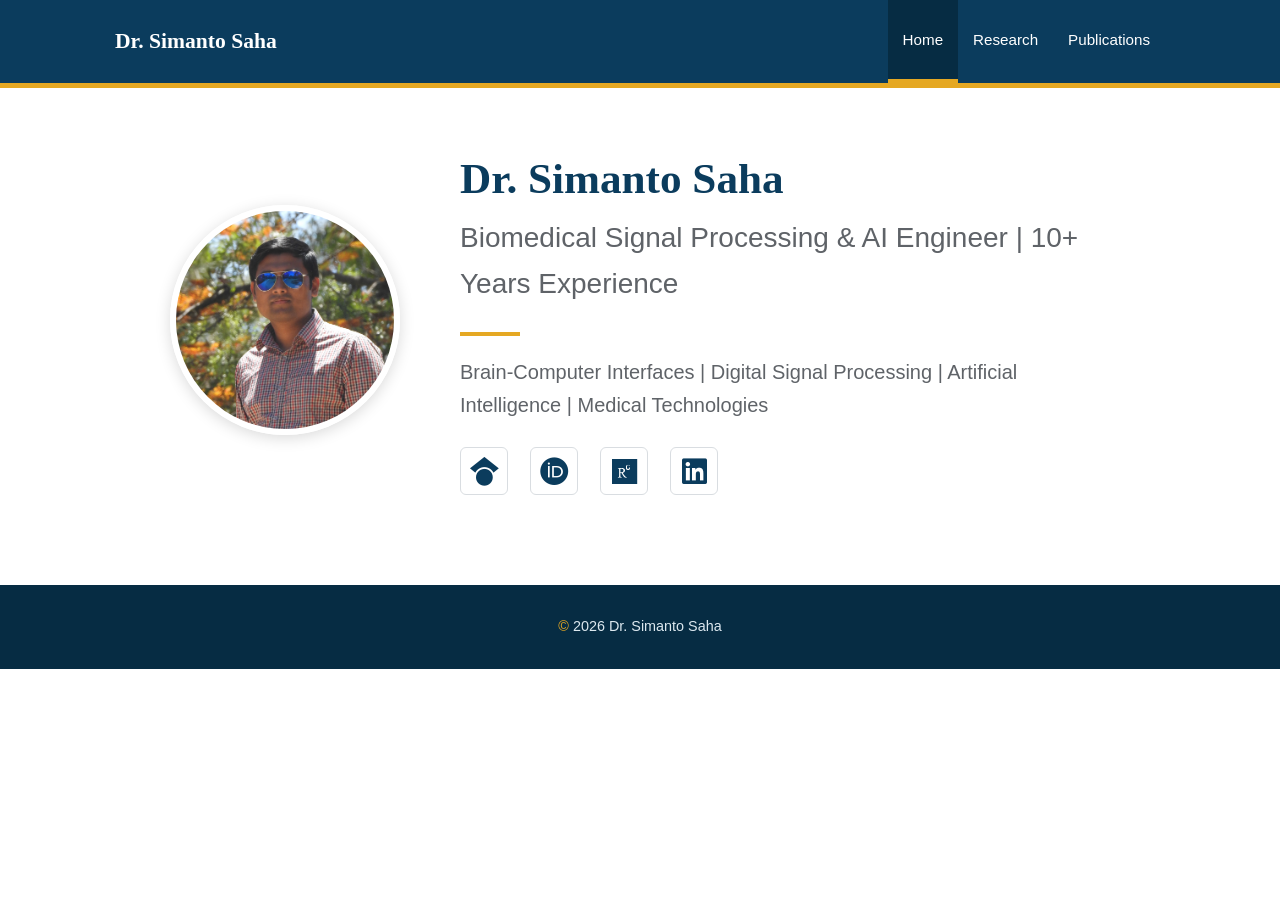
<file: index.html>
<!DOCTYPE html>
<html lang="en">

<head>

    <meta charset="UTF-8">
    <meta name="viewport" content="width=device-width, initial-scale=1.0">

    <title>Dr. Simanto Saha</title>

    <!-- Font Awesome icons -->
    <link
        rel="stylesheet"
        href="https://cdnjs.cloudflare.com/ajax/libs/font-awesome/6.5.2/css/all.min.css"
    >

    <style>

        :root {
            --sydney-blue: #0B3C5D;
            --sydney-dark-blue: #062C43;
            --sydney-blue-light: #1D5A7A;
            --sydney-gold: #E5A823;
            --sydney-ochre: #C69214;
            --text: #222222;
            --muted: #5F6368;
            --light-grey: #F5F6F7;
            --border: #D9DDE1;
            --white: #FFFFFF;
        }


        * {
            box-sizing: border-box;
        }


        body {
            margin: 0;

            font-family:
                Arial,
                Helvetica,
                sans-serif;

            color: var(--text);

            background: var(--white);

            line-height: 1.65;
        }



        /* =====================================================
           HEADER / NAVIGATION
           ===================================================== */

        header {
            background:
                var(--sydney-blue);

            border-bottom:
                5px solid var(--sydney-gold);
        }


        .nav-container {

            max-width: 1100px;

            margin: auto;

            display: flex;

            align-items: center;

            justify-content: space-between;

            min-height: 75px;

            padding: 0 25px;
        }


        .site-name {

            color: white;

            font-family:
                Georgia,
                "Times New Roman",
                serif;

            font-size: 1.35rem;

            font-weight: bold;

            text-decoration: none;
        }


        .site-subtitle {

            color: #DCE8EF;

            font-size: 0.85rem;

            margin-left: 8px;
        }


        .nav-links {

            display: flex;

            align-items: center;
        }


        .nav-links a {

            color: white;

            text-decoration: none;

            padding: 27px 15px;

            font-size: 0.95rem;

            border-bottom:
                4px solid transparent;

            transition:
                0.2s ease;
        }


        .nav-links a:hover,
        .nav-links a.active {

            background:
                var(--sydney-dark-blue);

            border-bottom-color:
                var(--sydney-gold);
        }



        /* =====================================================
           MAIN CONTENT
           ===================================================== */

        main {

            max-width: 1000px;

            margin: 65px auto;

            padding: 0 30px;
        }


        .about {

            display: flex;

            align-items: center;

            gap: 60px;
        }



        /* =====================================================
           PROFILE IMAGE
           ===================================================== */

        .photo-container {

            flex-shrink: 0;
        }


        .profile-photo {

            width: 230px;

            height: 230px;

            object-fit: cover;

            border-radius: 50%;

            border: 6px solid white;

            box-shadow:
                0 3px 15px
                rgba(0, 0, 0, 0.15);
        }



        /* =====================================================
           ABOUT TEXT
           ===================================================== */

        .about-text {

            max-width: 650px;
        }


        .about-text h1 {

            margin: 0;

            color:
                var(--sydney-blue);

            font-family:
                Georgia,
                "Times New Roman",
                serif;

            font-size: 2.7rem;

            line-height: 1.2;
        }


        .about-text h2 {

            margin:
                10px 0 25px;

            color:
                var(--muted);

            font-size: 1.75rem;

            font-weight: normal;
        }


        .about-text h3 {

            margin:
                10px 0 25px;

            color:
                var(--muted);

            font-size: 1.25rem;

            font-weight: normal;
        }


        .gold-line {

            width: 60px;

            height: 4px;

            background:
                var(--sydney-gold);

            margin:
                20px 0;
        }


        .about-text p {

            font-size: 1.05rem;

            color: #444;

            margin-bottom: 25px;
        }



        /* =====================================================
           ACADEMIC / PROFESSIONAL PROFILE LINKS
           ===================================================== */

        .profile-links {

            display: flex;

            align-items: center;

            gap: 22px;

            margin-top: 25px;

            flex-wrap: wrap;
        }


        .profile-links a {

            display: inline-flex;

            align-items: center;

            justify-content: center;

            width: 48px;

            height: 48px;

            color:
                var(--sydney-blue);

            background:
                transparent;

            border:
                1px solid var(--border);

            border-radius: 6px;

            text-decoration: none;

            font-size: 1.8rem;

            transition:
                color 0.2s ease,
                background 0.2s ease,
                border-color 0.2s ease,
                transform 0.2s ease;
        }


        .profile-links a:hover {

            color:
                white;

            background:
                var(--sydney-blue);

            border-color:
                var(--sydney-blue);

            transform:
                translateY(-3px);
        }


        /*
         * Individual hover colours.
         */

        .profile-links a.scholar:hover {

            background:
                #4285F4;

            border-color:
                #4285F4;
        }


        .profile-links a.orcid:hover {

            background:
                #A6CE39;

            border-color:
                #A6CE39;
        }


        .profile-links a.researchgate:hover {

            background:
                #00CCBB;

            border-color:
                #00CCBB;
        }


        .profile-links a.linkedin:hover {

            background:
                #0A66C2;

            border-color:
                #0A66C2;
        }


        .profile-links a.github:hover {

            background:
                #24292F;

            border-color:
                #24292F;
        }



        /* =====================================================
           PROFILE LINK LABEL
           ===================================================== */

        .profile-link-label {

            position: absolute;

            width: 1px;

            height: 1px;

            padding: 0;

            margin: -1px;

            overflow: hidden;

            clip: rect(0, 0, 0, 0);

            white-space: nowrap;

            border: 0;
        }



        /* =====================================================
           QUICK LINKS
           ===================================================== */

        .quick-links {

            margin-top: 65px;

            padding-top: 35px;

            border-top:
                1px solid var(--border);
        }


        .quick-links h2 {

            color:
                var(--sydney-blue);

            font-family:
                Georgia,
                "Times New Roman",
                serif;

            font-size: 1.6rem;

            margin-bottom: 25px;
        }


        .link-grid {

            display: grid;

            grid-template-columns:
                repeat(4, 1fr);

            gap: 15px;
        }


        .quick-link {

            display: block;

            padding: 18px;

            background:
                var(--light-grey);

            border-left:
                4px solid var(--sydney-blue);

            color:
                var(--sydney-blue);

            text-decoration: none;

            font-weight: 600;

            transition:
                0.2s ease;
        }


        .quick-link:hover {

            background:
                var(--sydney-blue);

            color: white;

            border-left-color:
                var(--sydney-gold);

            transform:
                translateY(-2px);
        }



        /* =====================================================
           FOOTER
           ===================================================== */

        footer {

            background:
                var(--sydney-dark-blue);

            color: #DCE8EF;

            margin-top: 90px;

            padding: 30px;

            text-align: center;

            font-size: 0.9rem;
        }


        footer .gold {

            color:
                var(--sydney-gold);
        }



        /* =====================================================
           MOBILE
           ===================================================== */

        @media (max-width: 750px) {

            .nav-container {

                flex-direction:
                    column;

                padding:
                    15px 10px 0;
            }


            .site-name {

                margin-bottom:
                    10px;

                text-align:
                    center;
            }


            .nav-links {

                width: 100%;

                justify-content:
                    center;

                flex-wrap:
                    wrap;
            }


            .nav-links a {

                padding:
                    12px 10px;

                font-size:
                    0.9rem;
            }


            main {

                margin-top:
                    45px;
            }


            .about {

                flex-direction:
                    column;

                text-align:
                    center;

                gap:
                    30px;
            }


            .profile-photo {

                width:
                    180px;

                height:
                    180px;
            }


            .about-text h1 {

                font-size:
                    2.2rem;
            }


            .gold-line {

                margin:
                    20px auto;
            }


            .profile-links {

                justify-content:
                    center;

                gap:
                    16px;
            }


            .profile-links a {

                width:
                    46px;

                height:
                    46px;

                font-size:
                    1.7rem;
            }


            .link-grid {

                grid-template-columns:
                    1fr 1fr;
            }

        }


        @media (max-width: 450px) {

            .link-grid {

                grid-template-columns:
                    1fr;
            }

        }

    </style>

</head>


<body>


    <!-- =====================================================
         HEADER
         ===================================================== -->

    <header>

        <div class="nav-container">


            <a
                href="index.html"
                class="site-name"
            >

                Dr. Simanto Saha

                <span class="site-subtitle"></span>

            </a>


            <nav class="nav-links">

                <a
                    href="index.html"
                    class="active"
                >
                    Home
                </a>

                <a href="research.html">
                    Research
                </a>

                <a href="publications.html">
                    Publications
                </a>

                <!--
                <a href="cv.html">
                    CV
                </a>

                <a href="contact.html">
                    Contact
                </a>
                -->

            </nav>

        </div>

    </header>



    <!-- =====================================================
         MAIN
         ===================================================== -->

    <main>


        <section class="about">


            <!-- PROFILE PHOTO -->

            <div class="photo-container">

                <img
                    src="profile.JPG"
                    alt="Dr. Simanto Saha"
                    class="profile-photo"
                >

            </div>



            <!-- ABOUT TEXT -->

            <div class="about-text">


                <h1>
                    Dr. Simanto Saha
                </h1>


                <h2>
                    Biomedical Signal Processing & AI Engineer | 10+ Years Experience
                </h2>


                <div class="gold-line"></div>


                <h3>
                    Brain-Computer Interfaces |
                    Digital Signal Processing |
                    Artificial Intelligence |
                    Medical Technologies 
                </h3>



                <!-- =================================================
                     ACADEMIC / PROFESSIONAL PROFILE ICONS
                     ================================================= -->

                <div class="profile-links">


                    <!-- Google Scholar -->

                    <a
                        href="https://scholar.google.com/citations?user=oBT6BD0AAAAJ&hl=en"
                        class="scholar"
                        target="_blank"
                        rel="noopener noreferrer"
                        aria-label="Google Scholar"
                        title="Google Scholar"
                    >

                        <i class="fa-brands fa-google-scholar"></i>

                        <span class="profile-link-label">
                            Google Scholar
                        </span>

                    </a>



                    <!-- ORCID -->

                    <a
                        href="https://orcid.org/0000-0001-5473-3662"
                        class="orcid"
                        target="_blank"
                        rel="noopener noreferrer"
                        aria-label="ORCID"
                        title="ORCID"
                    >

                        <i class="fa-brands fa-orcid"></i>

                        <span class="profile-link-label">
                            ORCID
                        </span>

                    </a>



                    <!-- ResearchGate -->

                    <a
                        href="https://www.researchgate.net/profile/Simanto-Saha-4"
                        class="researchgate"
                        target="_blank"
                        rel="noopener noreferrer"
                        aria-label="ResearchGate"
                        title="ResearchGate"
                    >

                        <i class="fa-brands fa-researchgate"></i>

                        <span class="profile-link-label">
                            ResearchGate
                        </span>

                    </a>



                    <!-- LinkedIn -->

                    <a
                        href="https://www.linkedin.com/in/simantosaha/"
                        class="linkedin"
                        target="_blank"
                        rel="noopener noreferrer"
                        aria-label="LinkedIn"
                        title="LinkedIn"
                    >

                        <i class="fa-brands fa-linkedin"></i>

                        <span class="profile-link-label">
                            LinkedIn
                        </span>

                    </a>



                    <!-- GitHub -->
                    <!--
                    <a
                        href="https://github.com/YOUR_USERNAME"
                        class="github"
                        target="_blank"
                        rel="noopener noreferrer"
                        aria-label="GitHub"
                        title="GitHub"
                    >

                        <i class="fa-brands fa-github"></i>

                        <span class="profile-link-label">
                            GitHub
                        </span>

                    </a>
                    -->


                </div>


            </div>

        </section>


    </main>



    <!-- =====================================================
         FOOTER
         ===================================================== -->

    <footer>

        <span class="gold">
            ©
        </span>

        2026 Dr. Simanto Saha

    </footer>


</body>

</html>
</file>
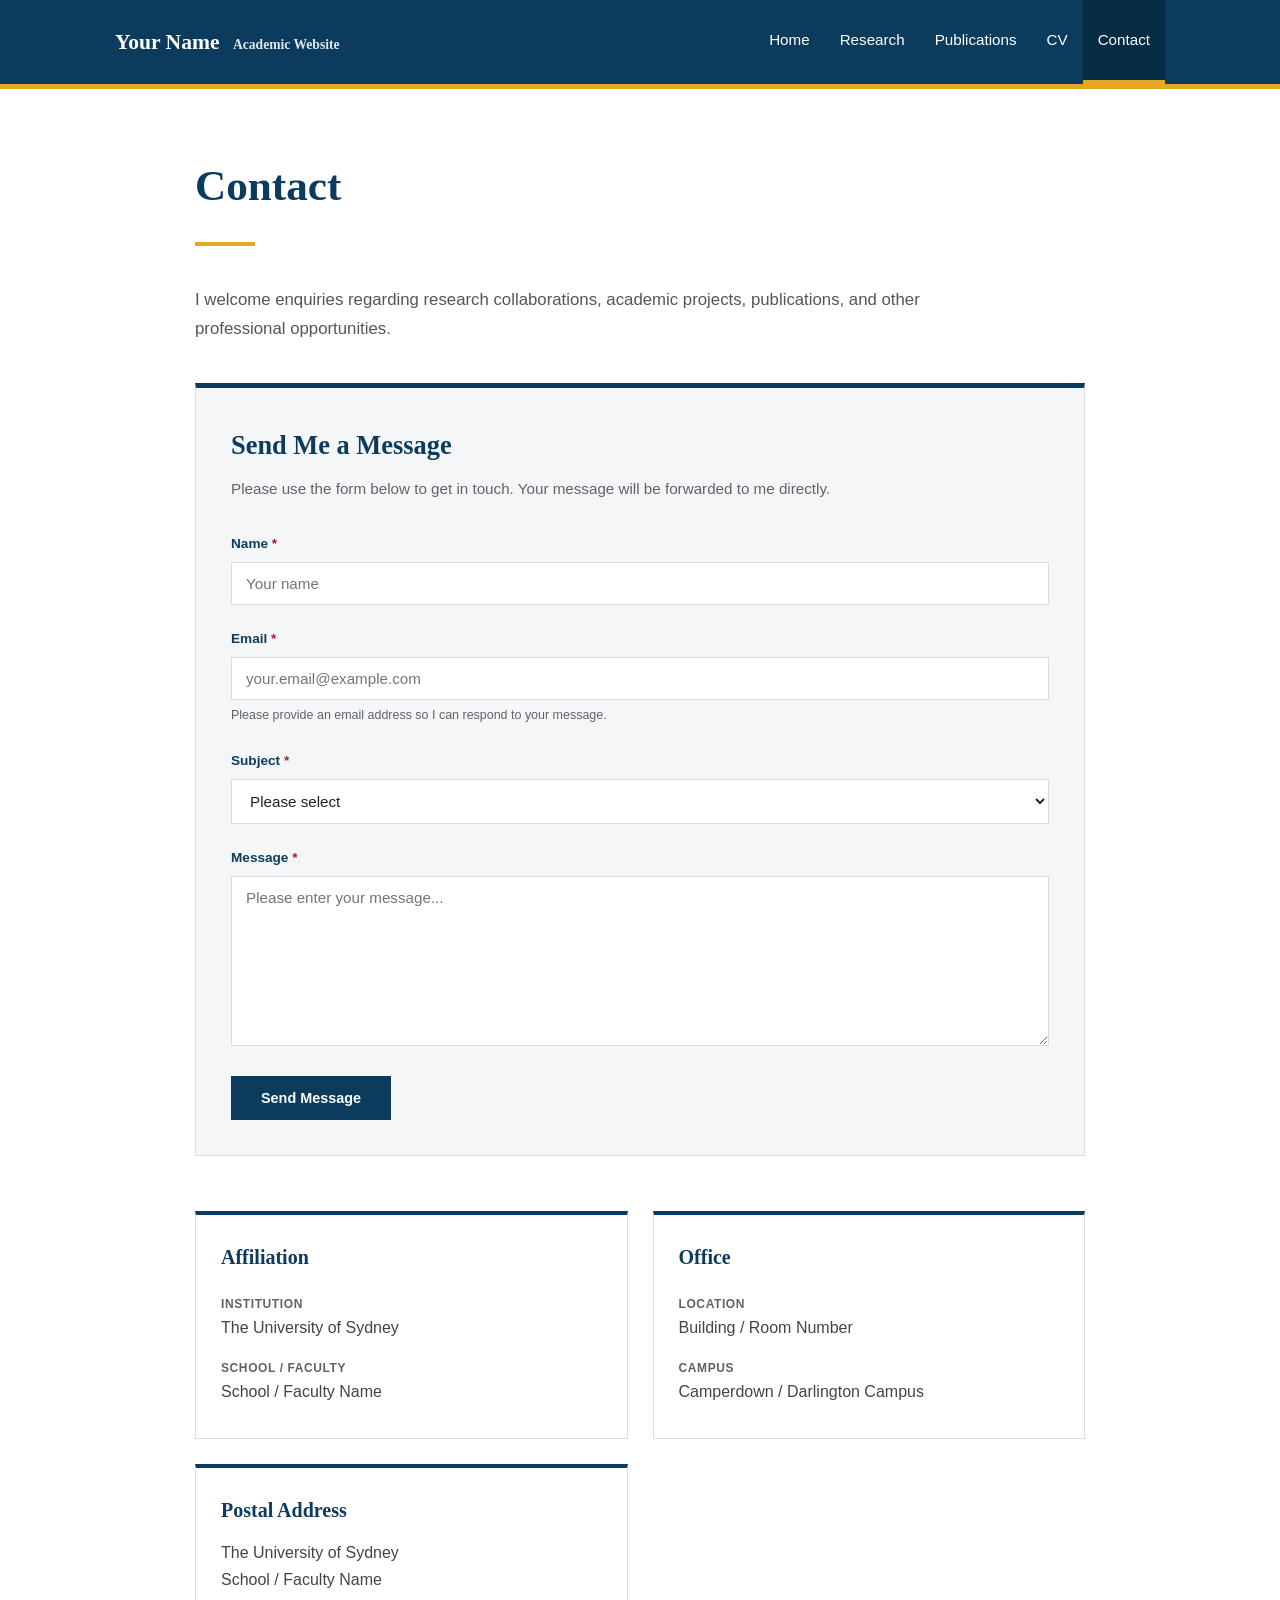
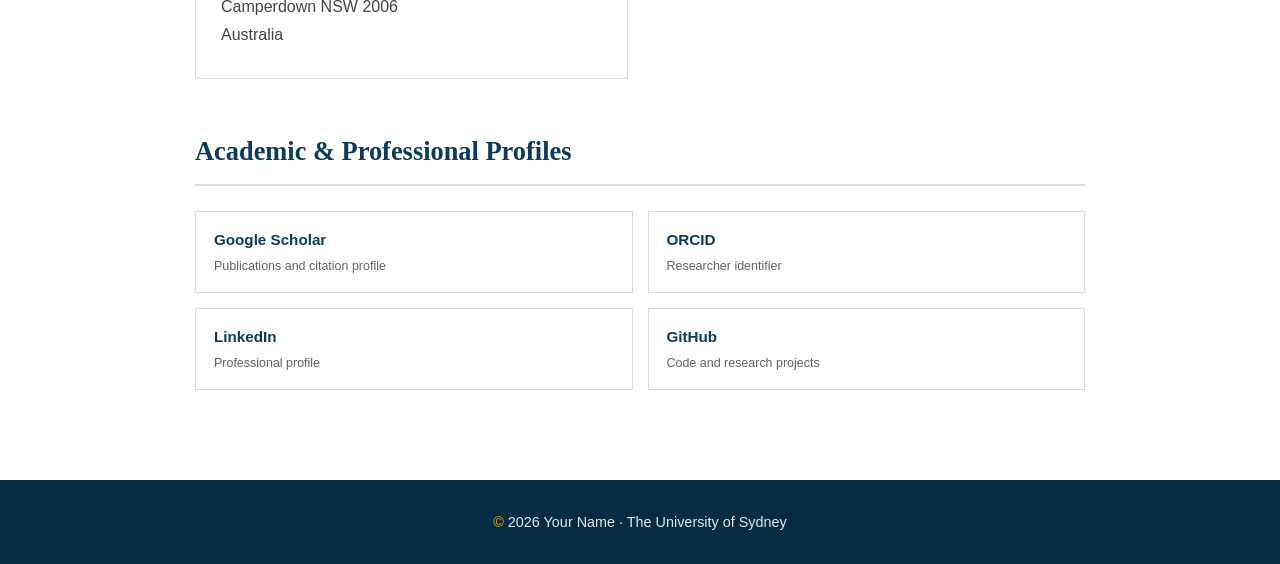
<file: contact.html>
<!DOCTYPE html>
<html lang="en">

<head>

    <meta charset="UTF-8">
    <meta name="viewport" content="width=device-width, initial-scale=1.0">

    <title>Contact | Your Name</title>

    <style>

        :root {
            --sydney-blue: #0B3C5D;
            --sydney-dark-blue: #062C43;
            --sydney-gold: #E5A823;

            --text: #222222;
            --muted: #5F6368;
            --light-grey: #F5F6F7;
            --border: #D9DDE1;
            --white: #FFFFFF;
        }


        * {
            box-sizing: border-box;
        }


        body {
            margin: 0;

            font-family:
                Arial,
                Helvetica,
                sans-serif;

            color: var(--text);

            background: var(--white);

            line-height: 1.7;
        }



        /* =====================================================
           HEADER
           ===================================================== */

        header {
            background: var(--sydney-blue);

            border-bottom:
                5px solid var(--sydney-gold);
        }


        .nav-container {

            max-width: 1100px;

            margin: auto;

            display: flex;

            align-items: center;

            justify-content: space-between;

            min-height: 75px;

            padding: 0 25px;
        }


        .site-name {

            color: white;

            font-family:
                Georgia,
                "Times New Roman",
                serif;

            font-size: 1.35rem;

            font-weight: bold;

            text-decoration: none;
        }


        .site-subtitle {

            color: #DCE8EF;

            font-size: 0.85rem;

            margin-left: 8px;
        }


        .nav-links {

            display: flex;

            align-items: center;
        }


        .nav-links a {

            color: white;

            text-decoration: none;

            padding: 27px 15px;

            font-size: 0.95rem;

            border-bottom:
                4px solid transparent;

            transition: 0.2s ease;
        }


        .nav-links a:hover,
        .nav-links a.active {

            background:
                var(--sydney-dark-blue);

            border-bottom-color:
                var(--sydney-gold);
        }



        /* =====================================================
           MAIN
           ===================================================== */

        main {

            max-width: 950px;

            margin: 60px auto;

            padding: 0 30px;
        }


        .page-title {

            color:
                var(--sydney-blue);

            font-family:
                Georgia,
                "Times New Roman",
                serif;

            font-size: 2.7rem;

            margin: 0;
        }


        .gold-line {

            width: 60px;

            height: 4px;

            background:
                var(--sydney-gold);

            margin:
                20px 0 40px;
        }


        .intro {

            color: #555;

            font-size: 1.05rem;

            max-width: 800px;

            margin-bottom: 40px;
        }



        /* =====================================================
           CONTACT FORM
           ===================================================== */

        .contact-form-container {

            background:
                var(--light-grey);

            border:
                1px solid var(--border);

            border-top:
                5px solid var(--sydney-blue);

            padding:
                35px;

            margin-bottom:
                55px;
        }


        .form-title {

            color:
                var(--sydney-blue);

            font-family:
                Georgia,
                "Times New Roman",
                serif;

            font-size:
                1.65rem;

            margin:
                0 0 8px;
        }


        .form-description {

            color:
                var(--muted);

            margin:
                0 0 30px;

            font-size:
                0.95rem;
        }


        .form-group {

            margin-bottom:
                22px;
        }


        .form-group label {

            display:
                block;

            color:
                var(--sydney-blue);

            font-size:
                0.85rem;

            font-weight:
                bold;

            margin-bottom:
                7px;
        }


        .required {

            color:
                #A51C30;
        }


        .form-group input,
        .form-group textarea,
        .form-group select {

            width: 100%;

            padding:
                12px 14px;

            border:
                1px solid var(--border);

            background:
                var(--white);

            color:
                var(--text);

            font-family:
                Arial,
                Helvetica,
                sans-serif;

            font-size:
                0.95rem;

            border-radius:
                0;

            transition:
                border-color 0.2s ease,
                box-shadow 0.2s ease;
        }


        .form-group input:focus,
        .form-group textarea:focus,
        .form-group select:focus {

            outline:
                none;

            border-color:
                var(--sydney-blue);

            box-shadow:
                0 0 0 2px rgba(11, 60, 93, 0.12);
        }


        .form-group textarea {

            min-height:
                170px;

            resize:
                vertical;
        }


        .form-group select {

            cursor:
                pointer;
        }


        .form-help {

            color:
                var(--muted);

            font-size:
                0.78rem;

            margin-top:
                5px;
        }


        .submit-button {

            background:
                var(--sydney-blue);

            color:
                white;

            border:
                2px solid var(--sydney-blue);

            padding:
                12px 28px;

            font-size:
                0.9rem;

            font-weight:
                bold;

            cursor:
                pointer;

            transition:
                0.2s ease;
        }


        .submit-button:hover {

            background:
                var(--sydney-gold);

            border-color:
                var(--sydney-gold);

            color:
                var(--sydney-dark-blue);
        }



        /* =====================================================
           CONTACT INFORMATION
           ===================================================== */

        .contact-grid {

            display:
                grid;

            grid-template-columns:
                1fr 1fr;

            gap:
                25px;

            margin-bottom:
                50px;
        }


        .contact-card {

            border:
                1px solid var(--border);

            border-top:
                4px solid var(--sydney-blue);

            padding:
                25px;

            background:
                var(--white);

            transition:
                0.2s ease;
        }


        .contact-card:hover {

            background:
                var(--light-grey);

            border-top-color:
                var(--sydney-gold);
        }


        .contact-card h2 {

            color:
                var(--sydney-blue);

            font-family:
                Georgia,
                "Times New Roman",
                serif;

            font-size:
                1.25rem;

            margin:
                0 0 12px;
        }


        .contact-card p {

            margin:
                5px 0;

            color:
                #444;
        }


        .contact-details {

            list-style:
                none;

            padding:
                0;

            margin:
                0;
        }


        .contact-details li {

            padding:
                8px 0;

            color:
                #444;
        }


        .contact-label {

            display:
                block;

            color:
                var(--muted);

            font-size:
                0.75rem;

            text-transform:
                uppercase;

            letter-spacing:
                0.05em;

            font-weight:
                bold;
        }



        /* =====================================================
           ONLINE PROFILES
           ===================================================== */

        .profiles {

            display:
                grid;

            grid-template-columns:
                repeat(2, 1fr);

            gap:
                15px;
        }


        .profile-link {

            display:
                block;

            padding:
                15px 18px;

            border:
                1px solid var(--border);

            color:
                var(--sydney-blue);

            text-decoration:
                none;

            font-weight:
                bold;

            background:
                var(--white);

            transition:
                0.2s ease;
        }


        .profile-link:hover {

            background:
                var(--sydney-blue);

            color:
                white;

            border-color:
                var(--sydney-blue);
        }


        .profile-name {

            display:
                block;

            font-size:
                0.95rem;
        }


        .profile-description {

            display:
                block;

            font-size:
                0.78rem;

            font-weight:
                normal;

            color:
                var(--muted);

            margin-top:
                3px;
        }


        .profile-link:hover
        .profile-description {

            color:
                #DCE8EF;
        }



        /* =====================================================
           FOOTER
           ===================================================== */

        footer {

            background:
                var(--sydney-dark-blue);

            color:
                #DCE8EF;

            margin-top:
                90px;

            padding:
                30px;

            text-align:
                center;

            font-size:
                0.9rem;
        }


        footer .gold {

            color:
                var(--sydney-gold);
        }



        /* =====================================================
           MOBILE
           ===================================================== */

        @media (max-width: 750px) {

            .nav-container {

                flex-direction:
                    column;

                padding:
                    15px 10px 0;
            }


            .site-name {

                margin-bottom:
                    10px;
            }


            .nav-links {

                width:
                    100%;

                justify-content:
                    center;

                flex-wrap:
                    wrap;
            }


            .nav-links a {

                padding:
                    12px 10px;

                font-size:
                    0.9rem;
            }


            main {

                margin-top:
                    40px;

                padding:
                    0 20px;
            }


            .page-title {

                font-size:
                    2.2rem;
            }


            .contact-form-container {

                padding:
                    25px 20px;
            }


            .contact-grid {

                grid-template-columns:
                    1fr;
            }


            .profiles {

                grid-template-columns:
                    1fr;
            }

        }

    </style>

</head>


<body>


<!-- =========================================================
     HEADER
     ========================================================= -->

<header>

    <div class="nav-container">


        <a href="index.html"
           class="site-name">

            Your Name

            <span class="site-subtitle">
                Academic Website
            </span>

        </a>


        <nav class="nav-links">

            <a href="index.html">
                Home
            </a>

            <a href="research.html">
                Research
            </a>

            <a href="publications.html">
                Publications
            </a>

            <a href="cv.html">
                CV
            </a>

            <a href="contact.html"
               class="active">
                Contact
            </a>

        </nav>

    </div>

</header>



<!-- =========================================================
     MAIN
     ========================================================= -->

<main>


    <h1 class="page-title">
        Contact
    </h1>


    <div class="gold-line"></div>


    <p class="intro">

        I welcome enquiries regarding research
        collaborations, academic projects, publications,
        and other professional opportunities.

    </p>



    <!-- =====================================================
         CONTACT FORM
         ===================================================== -->

    <div class="contact-form-container">


        <h2 class="form-title">
            Send Me a Message
        </h2>


        <p class="form-description">

            Please use the form below to get in touch.
            Your message will be forwarded to me directly.

        </p>


        <!--
        ======================================================
        FORMSPREE

        Replace YOUR_FORM_ID with the form ID provided by
        Formspree.

        Example:

        https://formspree.io/f/abcdwxyz

        ======================================================
        -->

        <form
            action="https://formspree.io/f/YOUR_FORM_ID"
            method="POST"
        >


            <!-- NAME -->

            <div class="form-group">

                <label for="name">

                    Name
                    <span class="required">*</span>

                </label>

                <input
                    type="text"
                    id="name"
                    name="name"
                    placeholder="Your name"
                    required
                >

            </div>



            <!-- EMAIL -->

            <div class="form-group">

                <label for="email">

                    Email
                    <span class="required">*</span>

                </label>

                <input
                    type="email"
                    id="email"
                    name="email"
                    placeholder="your.email@example.com"
                    required
                >

                <div class="form-help">

                    Please provide an email address so I can
                    respond to your message.

                </div>

            </div>



            <!-- SUBJECT -->

            <div class="form-group">

                <label for="subject">

                    Subject
                    <span class="required">*</span>

                </label>

                <select
                    id="subject"
                    name="subject"
                    required
                >

                    <option value="">
                        Please select
                    </option>

                    <option value="Research Collaboration">
                        Research Collaboration
                    </option>

                    <option value="Research Enquiry">
                        Research Enquiry
                    </option>

                    <option value="Publication">
                        Publication
                    </option>

                    <option value="Student Enquiry">
                        Student Enquiry
                    </option>

                    <option value="Professional Opportunity">
                        Professional Opportunity
                    </option>

                    <option value="Other">
                        Other
                    </option>

                </select>

            </div>



            <!-- MESSAGE -->

            <div class="form-group">

                <label for="message">

                    Message
                    <span class="required">*</span>

                </label>

                <textarea
                    id="message"
                    name="message"
                    placeholder="Please enter your message..."
                    required
                ></textarea>

            </div>



            <!-- SUBMIT -->

            <button
                type="submit"
                class="submit-button"
            >

                Send Message

            </button>


        </form>

    </div>



    <!-- =====================================================
         AFFILIATION
         ===================================================== -->

    <div class="contact-grid">


        <div class="contact-card">

            <h2>
                Affiliation
            </h2>

            <ul class="contact-details">

                <li>

                    <span class="contact-label">
                        Institution
                    </span>

                    The University of Sydney

                </li>


                <li>

                    <span class="contact-label">
                        School / Faculty
                    </span>

                    School / Faculty Name

                </li>

            </ul>

        </div>



        <div class="contact-card">

            <h2>
                Office
            </h2>

            <ul class="contact-details">

                <li>

                    <span class="contact-label">
                        Location
                    </span>

                    Building / Room Number

                </li>


                <li>

                    <span class="contact-label">
                        Campus
                    </span>

                    Camperdown / Darlington Campus

                </li>

            </ul>

        </div>



        <div class="contact-card">

            <h2>
                Postal Address
            </h2>

            <p>

                The University of Sydney
                <br>
                School / Faculty Name
                <br>
                Camperdown NSW 2006
                <br>
                Australia

            </p>

        </div>


    </div>



    <!-- =====================================================
         ONLINE PROFILES
         ===================================================== -->

    <section>

        <h2
            style="
                color: var(--sydney-blue);
                font-family: Georgia, 'Times New Roman', serif;
                font-size: 1.65rem;
                margin-bottom: 25px;
                padding-bottom: 10px;
                border-bottom: 2px solid var(--border);
            "
        >

            Academic & Professional Profiles

        </h2>


        <div class="profiles">


            <!-- GOOGLE SCHOLAR -->

            <a
                href="https://scholar.google.com/"
                class="profile-link"
                target="_blank"
                rel="noopener noreferrer"
            >

                <span class="profile-name">
                    Google Scholar
                </span>

                <span class="profile-description">
                    Publications and citation profile
                </span>

            </a>



            <!-- ORCID -->

            <a
                href="https://orcid.org/"
                class="profile-link"
                target="_blank"
                rel="noopener noreferrer"
            >

                <span class="profile-name">
                    ORCID
                </span>

                <span class="profile-description">
                    Researcher identifier
                </span>

            </a>



            <!-- LINKEDIN -->

            <a
                href="https://www.linkedin.com/"
                class="profile-link"
                target="_blank"
                rel="noopener noreferrer"
            >

                <span class="profile-name">
                    LinkedIn
                </span>

                <span class="profile-description">
                    Professional profile
                </span>

            </a>



            <!-- GITHUB -->

            <a
                href="https://github.com/"
                class="profile-link"
                target="_blank"
                rel="noopener noreferrer"
            >

                <span class="profile-name">
                    GitHub
                </span>

                <span class="profile-description">
                    Code and research projects
                </span>

            </a>

        </div>

    </section>


</main>



<!-- =========================================================
     FOOTER
     ========================================================= -->

<footer>

    <span class="gold">©</span>
    2026 Your Name ·
    The University of Sydney

</footer>


</body>

</html>
</file>
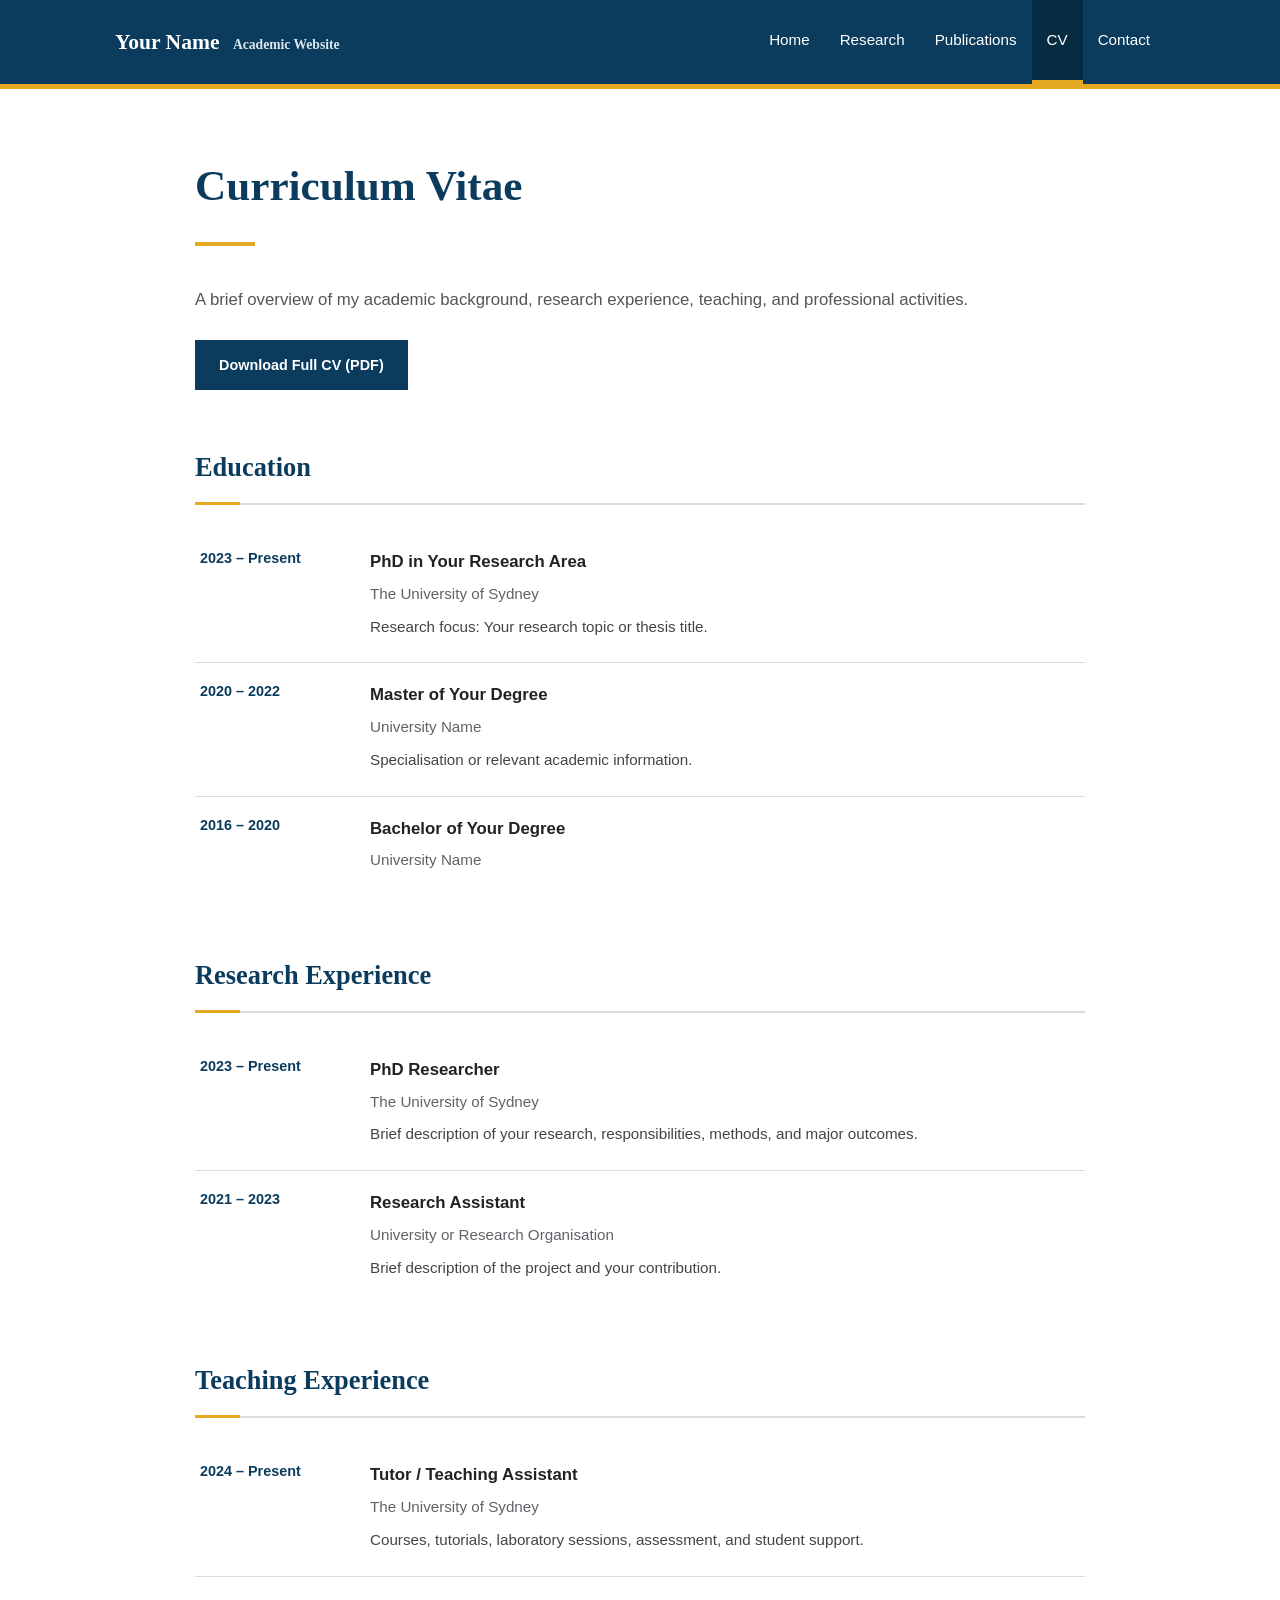
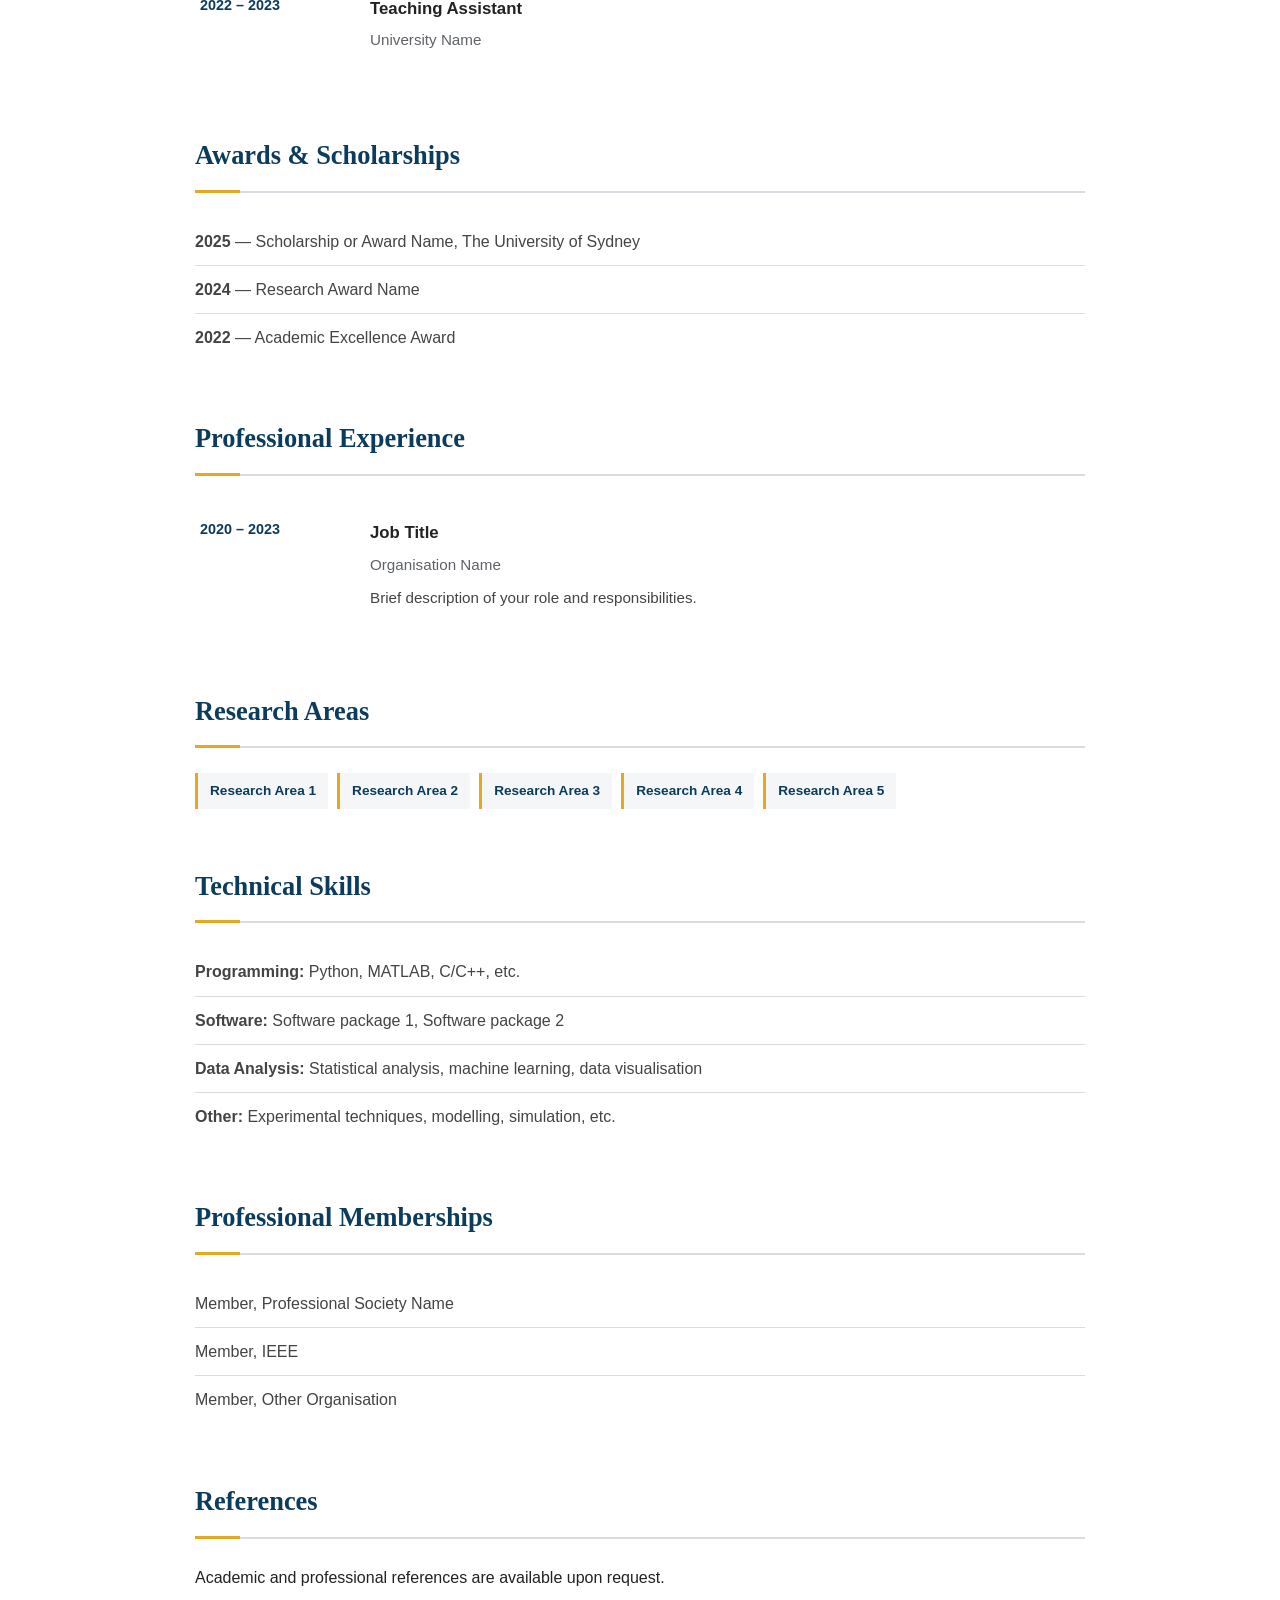
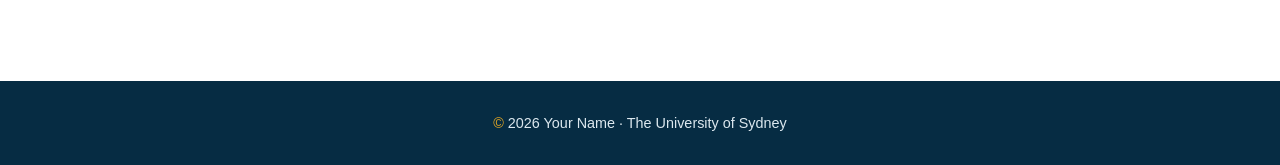
<file: cv.html>
<!DOCTYPE html>
<html lang="en">

<head>

    <meta charset="UTF-8">
    <meta name="viewport" content="width=device-width, initial-scale=1.0">

    <title>CV | Your Name</title>

    <style>

        :root {
            --sydney-blue: #0B3C5D;
            --sydney-dark-blue: #062C43;
            --sydney-gold: #E5A823;

            --text: #222222;
            --muted: #5F6368;
            --light-grey: #F5F6F7;
            --border: #D9DDE1;
            --white: #FFFFFF;
        }


        * {
            box-sizing: border-box;
        }


        body {
            margin: 0;

            font-family:
                Arial,
                Helvetica,
                sans-serif;

            color: var(--text);

            background: var(--white);

            line-height: 1.7;
        }


        /* =====================================================
           HEADER
           ===================================================== */

        header {
            background: var(--sydney-blue);

            border-bottom:
                5px solid var(--sydney-gold);
        }


        .nav-container {

            max-width: 1100px;

            margin: auto;

            display: flex;

            align-items: center;

            justify-content: space-between;

            min-height: 75px;

            padding: 0 25px;
        }


        .site-name {

            color: white;

            font-family:
                Georgia,
                "Times New Roman",
                serif;

            font-size: 1.35rem;

            font-weight: bold;

            text-decoration: none;
        }


        .site-subtitle {

            color: #DCE8EF;

            font-size: 0.85rem;

            margin-left: 8px;
        }


        .nav-links {

            display: flex;

            align-items: center;
        }


        .nav-links a {

            color: white;

            text-decoration: none;

            padding: 27px 15px;

            font-size: 0.95rem;

            border-bottom:
                4px solid transparent;

            transition: 0.2s ease;
        }


        .nav-links a:hover,
        .nav-links a.active {

            background:
                var(--sydney-dark-blue);

            border-bottom-color:
                var(--sydney-gold);
        }



        /* =====================================================
           MAIN
           ===================================================== */

        main {

            max-width: 950px;

            margin: 60px auto;

            padding: 0 30px;
        }


        .page-title {

            color: var(--sydney-blue);

            font-family:
                Georgia,
                "Times New Roman",
                serif;

            font-size: 2.7rem;

            margin: 0;
        }


        .gold-line {

            width: 60px;

            height: 4px;

            background:
                var(--sydney-gold);

            margin:
                20px 0 40px;
        }


        .cv-intro {

            color: #555;

            font-size: 1.05rem;

            margin-bottom: 25px;
        }



        /* =====================================================
           DOWNLOAD CV
           ===================================================== */

        .download-container {

            margin:
                25px 0 55px;
        }


        .download-button {

            display: inline-block;

            background:
                var(--sydney-blue);

            color: white;

            text-decoration: none;

            padding:
                11px 22px;

            border:
                2px solid var(--sydney-blue);

            font-weight: bold;

            font-size: 0.9rem;

            transition:
                0.2s ease;
        }


        .download-button:hover {

            background:
                var(--sydney-gold);

            border-color:
                var(--sydney-gold);

            color:
                var(--sydney-dark-blue);
        }



        /* =====================================================
           CV SECTIONS
           ===================================================== */

        .cv-section {

            margin-bottom: 55px;
        }


        .section-title {

            color:
                var(--sydney-blue);

            font-family:
                Georgia,
                "Times New Roman",
                serif;

            font-size: 1.65rem;

            margin:
                0 0 25px;

            padding-bottom:
                10px;

            border-bottom:
                2px solid var(--border);
        }


        .section-title::after {

            content: "";

            display: block;

            width: 45px;

            height: 3px;

            background:
                var(--sydney-gold);

            position: relative;

            top: 12px;
        }



        /* =====================================================
           CV ENTRIES
           ===================================================== */

        .cv-entry {

            display: grid;

            grid-template-columns:
                145px 1fr;

            gap: 25px;

            padding:
                18px 5px;

            border-bottom:
                1px solid var(--border);
        }


        .cv-entry:last-child {

            border-bottom: none;
        }


        .cv-date {

            color:
                var(--sydney-blue);

            font-weight: bold;

            font-size: 0.9rem;

            line-height: 1.5;
        }


        .cv-content h3 {

            margin:
                0 0 4px;

            color:
                #222;

            font-size: 1.05rem;
        }


        .cv-content .institution {

            color:
                var(--muted);

            font-size: 0.95rem;

            margin-bottom: 7px;
        }


        .cv-content p {

            margin:
                5px 0;

            color:
                #444;

            font-size: 0.95rem;
        }



        /* =====================================================
           SIMPLE LIST
           ===================================================== */

        .cv-list {

            list-style: none;

            padding: 0;

            margin: 0;
        }


        .cv-list li {

            padding:
                10px 0;

            border-bottom:
                1px solid var(--border);

            color: #444;
        }


        .cv-list li:last-child {

            border-bottom: none;
        }



        /* =====================================================
           SKILLS / RESEARCH AREAS
           ===================================================== */

        .tag-container {

            display: flex;

            flex-wrap: wrap;

            gap: 9px;
        }


        .tag {

            display: inline-block;

            background:
                var(--light-grey);

            border-left:
                3px solid var(--sydney-gold);

            color:
                var(--sydney-blue);

            padding:
                6px 12px;

            font-size: 0.85rem;

            font-weight: 600;
        }



        /* =====================================================
           FOOTER
           ===================================================== */

        footer {

            background:
                var(--sydney-dark-blue);

            color:
                #DCE8EF;

            margin-top:
                90px;

            padding:
                30px;

            text-align:
                center;

            font-size:
                0.9rem;
        }


        footer .gold {

            color:
                var(--sydney-gold);
        }



        /* =====================================================
           MOBILE
           ===================================================== */

        @media (max-width: 750px) {

            .nav-container {

                flex-direction:
                    column;

                padding:
                    15px 10px 0;
            }


            .site-name {

                margin-bottom:
                    10px;
            }


            .nav-links {

                width:
                    100%;

                justify-content:
                    center;

                flex-wrap:
                    wrap;
            }


            .nav-links a {

                padding:
                    12px 10px;

                font-size:
                    0.9rem;
            }


            main {

                margin-top:
                    40px;

                padding:
                    0 20px;
            }


            .page-title {

                font-size:
                    2.2rem;
            }


            .cv-entry {

                grid-template-columns:
                    1fr;

                gap:
                    5px;

                padding:
                    18px 5px;
            }


            .cv-date {

                font-size:
                    0.82rem;
            }

        }

    </style>

</head>


<body>


<!-- =========================================================
     HEADER
     ========================================================= -->

<header>

    <div class="nav-container">


        <a href="index.html"
           class="site-name">

            Your Name

            <span class="site-subtitle">
                Academic Website
            </span>

        </a>


        <nav class="nav-links">

            <a href="index.html">
                Home
            </a>

            <a href="research.html">
                Research
            </a>

            <a href="publications.html">
                Publications
            </a>

            <a href="cv.html"
               class="active">
                CV
            </a>

            <a href="contact.html">
                Contact
            </a>

        </nav>

    </div>

</header>



<!-- =========================================================
     MAIN CONTENT
     ========================================================= -->

<main>


    <h1 class="page-title">
        Curriculum Vitae
    </h1>


    <div class="gold-line"></div>


    <p class="cv-intro">

        A brief overview of my academic background,
        research experience, teaching, and professional
        activities.

    </p>


    <!-- =====================================================
         DOWNLOAD
         ===================================================== -->

    <div class="download-container">

        <a href="CV.pdf"
           class="download-button"
           target="_blank">

            Download Full CV (PDF)

        </a>

    </div>



    <!-- =====================================================
         EDUCATION
         ===================================================== -->

    <section class="cv-section">

        <h2 class="section-title">
            Education
        </h2>


        <div class="cv-entry">

            <div class="cv-date">
                2023 – Present
            </div>

            <div class="cv-content">

                <h3>
                    PhD in Your Research Area
                </h3>

                <div class="institution">
                    The University of Sydney
                </div>

                <p>
                    Research focus: Your research topic or
                    thesis title.
                </p>

            </div>

        </div>


        <div class="cv-entry">

            <div class="cv-date">
                2020 – 2022
            </div>

            <div class="cv-content">

                <h3>
                    Master of Your Degree
                </h3>

                <div class="institution">
                    University Name
                </div>

                <p>
                    Specialisation or relevant academic
                    information.
                </p>

            </div>

        </div>


        <div class="cv-entry">

            <div class="cv-date">
                2016 – 2020
            </div>

            <div class="cv-content">

                <h3>
                    Bachelor of Your Degree
                </h3>

                <div class="institution">
                    University Name
                </div>

            </div>

        </div>

    </section>



    <!-- =====================================================
         RESEARCH EXPERIENCE
         ===================================================== -->

    <section class="cv-section">

        <h2 class="section-title">
            Research Experience
        </h2>


        <div class="cv-entry">

            <div class="cv-date">
                2023 – Present
            </div>

            <div class="cv-content">

                <h3>
                    PhD Researcher
                </h3>

                <div class="institution">
                    The University of Sydney
                </div>

                <p>
                    Brief description of your research,
                    responsibilities, methods, and major
                    outcomes.
                </p>

            </div>

        </div>


        <div class="cv-entry">

            <div class="cv-date">
                2021 – 2023
            </div>

            <div class="cv-content">

                <h3>
                    Research Assistant
                </h3>

                <div class="institution">
                    University or Research Organisation
                </div>

                <p>
                    Brief description of the project and
                    your contribution.
                </p>

            </div>

        </div>

    </section>



    <!-- =====================================================
         TEACHING
         ===================================================== -->

    <section class="cv-section">

        <h2 class="section-title">
            Teaching Experience
        </h2>


        <div class="cv-entry">

            <div class="cv-date">
                2024 – Present
            </div>

            <div class="cv-content">

                <h3>
                    Tutor / Teaching Assistant
                </h3>

                <div class="institution">
                    The University of Sydney
                </div>

                <p>
                    Courses, tutorials, laboratory sessions,
                    assessment, and student support.
                </p>

            </div>

        </div>


        <div class="cv-entry">

            <div class="cv-date">
                2022 – 2023
            </div>

            <div class="cv-content">

                <h3>
                    Teaching Assistant
                </h3>

                <div class="institution">
                    University Name
                </div>

            </div>

        </div>

    </section>



    <!-- =====================================================
         AWARDS
         ===================================================== -->

    <section class="cv-section">

        <h2 class="section-title">
            Awards & Scholarships
        </h2>


        <ul class="cv-list">

            <li>
                <strong>2025</strong> —
                Scholarship or Award Name,
                The University of Sydney
            </li>

            <li>
                <strong>2024</strong> —
                Research Award Name
            </li>

            <li>
                <strong>2022</strong> —
                Academic Excellence Award
            </li>

        </ul>

    </section>



    <!-- =====================================================
         PROFESSIONAL EXPERIENCE
         ===================================================== -->

    <section class="cv-section">

        <h2 class="section-title">
            Professional Experience
        </h2>


        <div class="cv-entry">

            <div class="cv-date">
                2020 – 2023
            </div>

            <div class="cv-content">

                <h3>
                    Job Title
                </h3>

                <div class="institution">
                    Organisation Name
                </div>

                <p>
                    Brief description of your role and
                    responsibilities.
                </p>

            </div>

        </div>

    </section>



    <!-- =====================================================
         RESEARCH AREAS
         ===================================================== -->

    <section class="cv-section">

        <h2 class="section-title">
            Research Areas
        </h2>


        <div class="tag-container">

            <span class="tag">
                Research Area 1
            </span>

            <span class="tag">
                Research Area 2
            </span>

            <span class="tag">
                Research Area 3
            </span>

            <span class="tag">
                Research Area 4
            </span>

            <span class="tag">
                Research Area 5
            </span>

        </div>

    </section>



    <!-- =====================================================
         TECHNICAL SKILLS
         ===================================================== -->

    <section class="cv-section">

        <h2 class="section-title">
            Technical Skills
        </h2>


        <ul class="cv-list">

            <li>
                <strong>Programming:</strong>
                Python, MATLAB, C/C++, etc.
            </li>

            <li>
                <strong>Software:</strong>
                Software package 1, Software package 2
            </li>

            <li>
                <strong>Data Analysis:</strong>
                Statistical analysis, machine learning,
                data visualisation
            </li>

            <li>
                <strong>Other:</strong>
                Experimental techniques, modelling,
                simulation, etc.
            </li>

        </ul>

    </section>



    <!-- =====================================================
         PROFESSIONAL MEMBERSHIPS
         ===================================================== -->

    <section class="cv-section">

        <h2 class="section-title">
            Professional Memberships
        </h2>


        <ul class="cv-list">

            <li>
                Member, Professional Society Name
            </li>

            <li>
                Member, IEEE
            </li>

            <li>
                Member, Other Organisation
            </li>

        </ul>

    </section>



    <!-- =====================================================
         REFERENCES
         ===================================================== -->

    <section class="cv-section">

        <h2 class="section-title">
            References
        </h2>


        <p>
            Academic and professional references are available
            upon request.
        </p>

    </section>


</main>



<!-- =========================================================
     FOOTER
     ========================================================= -->

<footer>

    <span class="gold">©</span>
    2026 Your Name ·
    The University of Sydney

</footer>


</body>

</html>
</file>
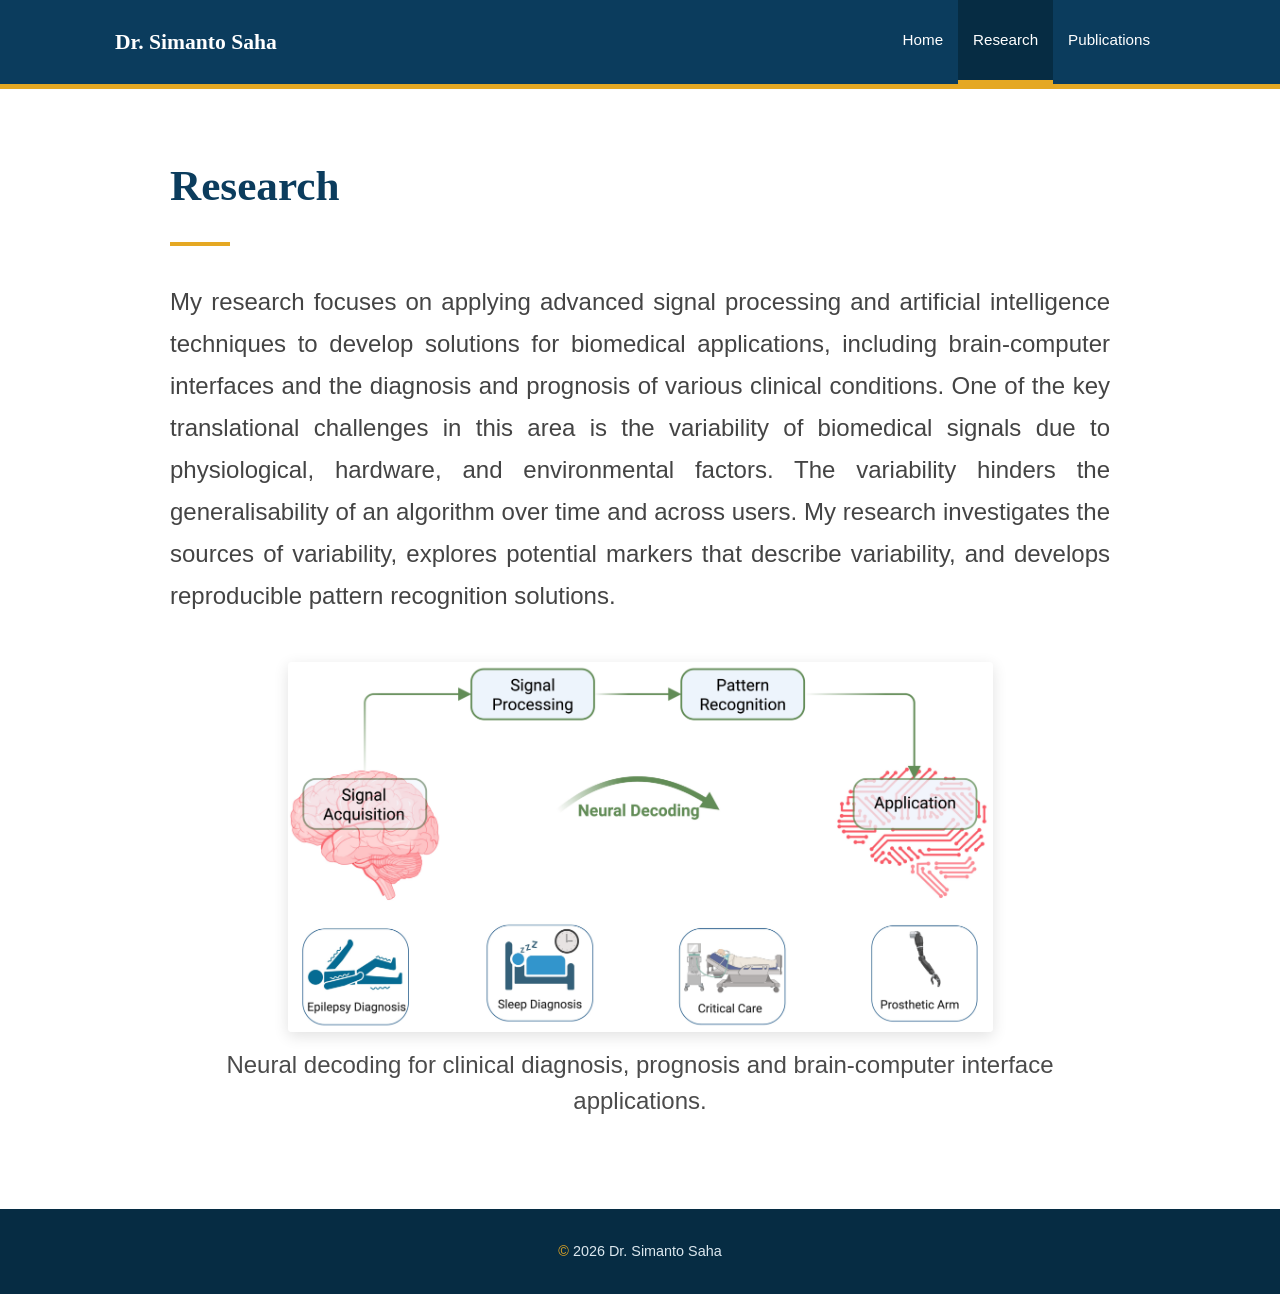
<file: research.html>
<!DOCTYPE html>
<html lang="en">

<head>

    <meta charset="UTF-8">
    <meta name="viewport" content="width=device-width, initial-scale=1.0">

    <title>Research | Dr. Simanto Saha</title>

    <style>

        :root {
            --sydney-blue: #0B3C5D;
            --sydney-dark-blue: #062C43;
            --sydney-gold: #E5A823;

            --text: #222222;
            --muted: #5F6368;
            --light-grey: #F5F6F7;
            --border: #D9DDE1;
            --white: #FFFFFF;
        }


        * {
            box-sizing: border-box;
        }


        body {
            margin: 0;

            font-family:
                Arial,
                Helvetica,
                sans-serif;

            color: var(--text);

            background: var(--white);

            line-height: 1.7;
        }


        /* =====================================================
           HEADER
           ===================================================== */

        header {
            background: var(--sydney-blue);

            border-bottom:
                5px solid var(--sydney-gold);
        }


        .nav-container {

            max-width: 1100px;

            margin: auto;

            display: flex;

            align-items: center;

            justify-content: space-between;

            min-height: 75px;

            padding: 0 25px;
        }


        .site-name {

            color: white;

            font-family:
                Georgia,
                "Times New Roman",
                serif;

            font-size: 1.35rem;

            font-weight: bold;

            text-decoration: none;
        }


        .site-subtitle {

            color: #DCE8EF;

            font-size: 0.85rem;

            margin-left: 8px;
        }


        .nav-links {

            display: flex;

            align-items: center;
        }


        .nav-links a {

            color: white;

            text-decoration: none;

            padding: 27px 15px;

            font-size: 0.95rem;

            border-bottom:
                4px solid transparent;

            transition:
                0.2s ease;
        }


        .nav-links a:hover,
        .nav-links a.active {

            background:
                var(--sydney-dark-blue);

            border-bottom-color:
                var(--sydney-gold);
        }



        /* =====================================================
           MAIN CONTENT
           ===================================================== */

        main {

            max-width: 1000px;

            margin: 60px auto;

            padding: 0 30px;
        }


        .page-title {

            color: var(--sydney-blue);

            font-family:
                Georgia,
                "Times New Roman",
                serif;

            font-size: 2.7rem;

            margin: 0;
        }


        .gold-line {

            width: 60px;

            height: 4px;

            background:
                var(--sydney-gold);

            margin:
                20px 0 35px;
        }



        /* =====================================================
           INTRODUCTION
           ===================================================== */

        .intro {

            font-size: 1.5rem;

            color: #444444;

            max-width: 950px;

            margin-top: 0;

            margin-bottom: 45px;

            line-height: 1.75;

            text-align: justify;
        }



        /* =====================================================
           RESEARCH FIGURE
           ===================================================== */

        .research-figure {

            width: 100%;

            margin:
                40px 0 65px;

            text-align: center;
        }


        .research-figure img {

            display: block;

            width: 75%;

            max-width: 950px;

            height: auto;

            margin:
                0 auto;

            object-fit: contain;

            border-radius: 4px;

            box-shadow:
                0 4px 15px
                rgba(0, 0, 0, 0.12);

            transition:
                transform 0.25s ease,
                box-shadow 0.25s ease;
        }


        .research-figure img:hover {

            transform:
                translateY(-3px);

            box-shadow:
                0 7px 20px
                rgba(0, 0, 0, 0.18);
        }


        .research-figure figcaption {

            max-width: 950px;

            margin:
                15px auto 0;

            color: #4B4B4B;

            font-size: 1.5rem;

            line-height: 1.5;

            text-align: center;
        }



        /* =====================================================
           RESEARCH TOPICS
           ===================================================== */

        .research-topic {

            display: flex;

            align-items: center;

            gap: 45px;

            margin-bottom: 65px;

            padding-bottom: 50px;

            border-bottom:
                1px solid var(--border);
        }


        .research-topic:last-child {

            border-bottom:
                none;
        }


        /*
         * Alternate image position.
         */

        .research-topic.reverse {

            flex-direction:
                row-reverse;
        }



        /* =====================================================
           RESEARCH IMAGE
           ===================================================== */

        .research-image {

            width: 42%;

            flex-shrink: 0;
        }


        .research-image img {

            width: 100%;

            height: 240px;

            object-fit: cover;

            border-radius: 3px;

            box-shadow:
                0 4px 15px
                rgba(0, 0, 0, 0.12);

            transition:
                transform 0.25s ease,
                box-shadow 0.25s ease;
        }


        .research-image img:hover {

            transform:
                translateY(-3px);

            box-shadow:
                0 7px 20px
                rgba(0, 0, 0, 0.18);
        }



        /* =====================================================
           RESEARCH CONTENT
           ===================================================== */

        .research-content {

            flex: 1;
        }


        .research-content h2 {

            color:
                var(--sydney-blue);

            font-family:
                Georgia,
                "Times New Roman",
                serif;

            font-size: 1.8rem;

            margin:
                0 0 15px;
        }


        .research-content h2::after {

            content: "";

            display: block;

            width: 45px;

            height: 3px;

            background:
                var(--sydney-gold);

            margin-top: 12px;
        }


        .research-content p {

            color: #4B4B4B;

            margin-bottom: 15px;
        }



        /* =====================================================
           RESEARCH LINKS
           ===================================================== */

        .research-link {

            color:
                var(--sydney-blue);

            text-decoration: none;

            font-weight: bold;

            transition:
                color 0.2s ease;
        }


        .research-link:hover {

            color:
                var(--sydney-gold);
        }



        /* =====================================================
           CURRENT RESEARCH
           ===================================================== */

        .current-research {

            margin-top: 20px;

            padding: 30px;

            background:
                var(--light-grey);

            border-left:
                5px solid var(--sydney-gold);
        }


        .current-research h2 {

            color:
                var(--sydney-blue);

            font-family:
                Georgia,
                "Times New Roman",
                serif;

            margin-top: 0;
        }


        .current-research p {

            margin-bottom: 0;
        }



        /* =====================================================
           FOOTER
           ===================================================== */

        footer {

            background:
                var(--sydney-dark-blue);

            color: #DCE8EF;

            margin-top: 90px;

            padding: 30px;

            text-align: center;

            font-size: 0.9rem;
        }


        footer .gold {

            color:
                var(--sydney-gold);
        }



        /* =====================================================
           MOBILE
           ===================================================== */

        @media (max-width: 750px) {

            .nav-container {

                flex-direction:
                    column;

                padding:
                    15px 10px 0;
            }


            .site-name {

                margin-bottom:
                    10px;

                text-align:
                    center;
            }


            .site-subtitle {

                display:
                    block;

                margin:
                    4px 0 0;

                text-align:
                    center;
            }


            .nav-links {

                width: 100%;

                justify-content:
                    center;

                flex-wrap:
                    wrap;
            }


            .nav-links a {

                padding:
                    12px 10px;

                font-size:
                    0.9rem;
            }


            main {

                margin-top:
                    40px;

                padding:
                    0 20px;
            }


            .page-title {

                font-size:
                    2.2rem;
            }


            /* Keep the introduction prominent */

            .intro {

                font-size:
                    1.5rem;

                line-height:
                    1.7;

                text-align:
                    left;
            }



            /* =================================================
               MOBILE FIGURE
               ================================================= */

            .research-figure {

                margin:
                    30px 0 50px;

                text-align:
                    center;
            }


            .research-figure img {

                width:
                    100%;

                max-width:
                    70%;

                height:
                    auto;

                display:
                    block;

                margin:
                    0 auto;
            }


            .research-figure figcaption {

                font-size:
                    1.5rem;

                line-height:
                    1.5;

                margin-top:
                    12px;

                text-align:
                    center;
            }



            /* =================================================
               RESEARCH TOPICS ON MOBILE
               ================================================= */

            .research-topic,
            .research-topic.reverse {

                flex-direction:
                    column;

                gap:
                    25px;

                align-items:
                    stretch;
            }


            .research-image {

                width:
                    100%;
            }


            .research-image img {

                height:
                    220px;
            }


            .research-content h2 {

                font-size:
                    1.6rem;
            }


            .current-research {

                padding:
                    25px;
            }

        }

    </style>

</head>


<body>


<!-- =========================================================
     HEADER
     ========================================================= -->

<header>

    <div class="nav-container">


        <a href="index.html"
           class="site-name">

            Dr. Simanto Saha

            <span class="site-subtitle">
                
            </span>

        </a>


        <nav class="nav-links">

            <a href="index.html">
                Home
            </a>


            <a href="research.html"
               class="active">
                Research
            </a>


            <a href="publications.html">
                Publications
            </a>

            <!-- 
            <a href="cv.html">
                CV
            </a>


            <a href="contact.html">
                Contact
            </a>
            -->

        </nav>

    </div>

</header>



<!-- =========================================================
     MAIN CONTENT
     ========================================================= -->

<main>


    <!-- =====================================================
         PAGE TITLE
         ===================================================== -->

    <h1 class="page-title">
        Research
    </h1>


    <div class="gold-line"></div>



    <!-- =====================================================
         INTRODUCTION
         ===================================================== -->

    <p class="intro">

        My research focuses on applying advanced signal processing
        and artificial intelligence techniques to develop solutions
        for biomedical applications, including brain-computer
        interfaces and the diagnosis and prognosis of various
        clinical conditions. One of the key translational challenges
        in this area is the variability of biomedical signals due to
        physiological, hardware, and environmental factors. The
        variability hinders the generalisability of an algorithm over
        time and across users. My research investigates the sources
        of variability, explores potential markers that describe
        variability, and develops reproducible pattern recognition
        solutions.

    </p>



    <!-- =====================================================
         MAIN RESEARCH FIGURE
         ===================================================== -->

    <figure class="research-figure">

        <img
            src="neural_decoding.jpeg"
            alt="Neural decoding for clinical diagnosis, prognosis and brain-computer interface applications"
        >

        <figcaption>

            Neural decoding for clinical diagnosis, prognosis and
            brain-computer interface applications.

        </figcaption>

    </figure>



</main>



<!-- =========================================================
     FOOTER
     ========================================================= -->

<footer>

    <span class="gold">
        ©
    </span>

    2026 Dr. Simanto Saha

</footer>


</body>

</html>
</file>
